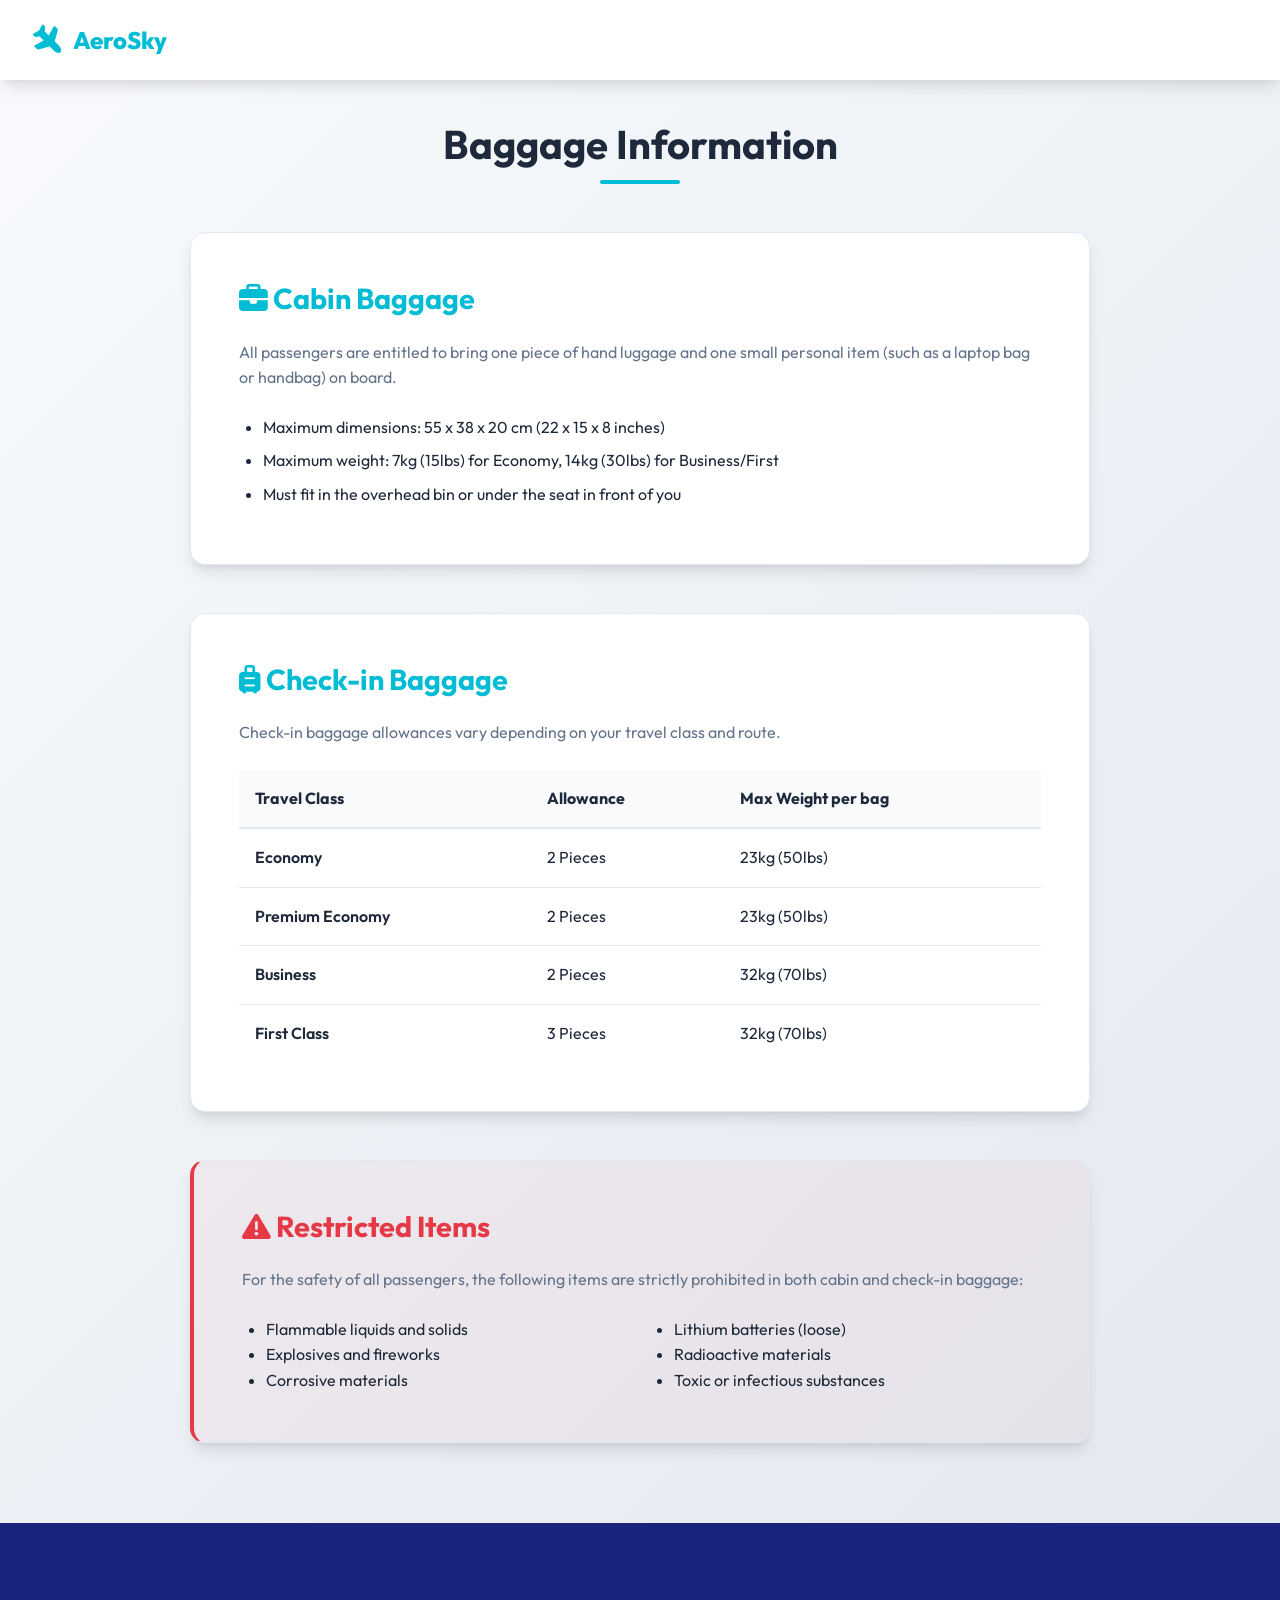
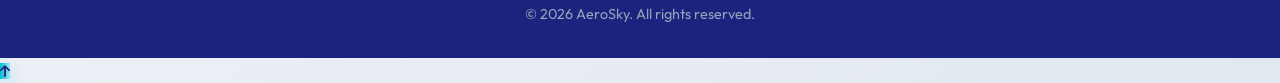
<file: pages/baggage.html>
<!DOCTYPE html>
<html lang="en">
<head>
    <meta charset="UTF-8">
    <meta name="viewport" content="width=device-width, initial-scale=1.0">
    <title>Baggage Information | AeroSky</title>
    <link rel="stylesheet" href="../style.css">
</head>
<body id="baggage-page">

    <!-- Navigation -->
    <nav class="navbar glassmorphism scrolled" style="background: var(--bg-secondary);">
        <div class="container">
            <a href="../index.html" class="logo">
                <i class="fa-solid fa-plane"></i> AeroSky
            </a>
            <ul class="nav-links">
                <li><a href="../index.html">Home</a></li>
                <li><a href="flights.html">Flights</a></li>
                <li><a href="offers.html">Offers</a></li>
                <li><a href="my-bookings.html">My Bookings</a></li>
                <li><a href="about.html">About</a></li>
                <li><a href="contact.html">Contact</a></li>
            </ul>
        </div>
    </nav>

    <div class="container" style="padding-top: 120px; padding-bottom: 5rem; min-height: 80vh;">
        <h2 class="section-title">Baggage Information</h2>
        
        <div style="display: grid; grid-template-columns: 1fr; gap: 3rem; max-width: 900px; margin: 0 auto;">
            
            <div class="card animate-fade-in" style="padding: 3rem;">
                <h3 style="color: var(--secondary-color); margin-bottom: 1.5rem; font-size: 1.8rem;"><i class="fa-solid fa-briefcase"></i> Cabin Baggage</h3>
                <p style="color: var(--text-secondary); margin-bottom: 1.5rem;">All passengers are entitled to bring one piece of hand luggage and one small personal item (such as a laptop bag or handbag) on board.</p>
                <ul style="list-style: disc; margin-left: 1.5rem; color: var(--text-primary);">
                    <li style="margin-bottom: 0.5rem;">Maximum dimensions: 55 x 38 x 20 cm (22 x 15 x 8 inches)</li>
                    <li style="margin-bottom: 0.5rem;">Maximum weight: 7kg (15lbs) for Economy, 14kg (30lbs) for Business/First</li>
                    <li style="margin-bottom: 0.5rem;">Must fit in the overhead bin or under the seat in front of you</li>
                </ul>
            </div>

            <div class="card animate-fade-in delay-200" style="padding: 3rem;">
                <h3 style="color: var(--secondary-color); margin-bottom: 1.5rem; font-size: 1.8rem;"><i class="fa-solid fa-suitcase-rolling"></i> Check-in Baggage</h3>
                <p style="color: var(--text-secondary); margin-bottom: 1.5rem;">Check-in baggage allowances vary depending on your travel class and route.</p>
                
                <div style="overflow-x: auto;">
                    <table style="width: 100%; border-collapse: collapse; text-align: left;">
                        <thead>
                            <tr style="background: var(--bg-color); border-bottom: 2px solid var(--border-color);">
                                <th style="padding: 1rem;">Travel Class</th>
                                <th style="padding: 1rem;">Allowance</th>
                                <th style="padding: 1rem;">Max Weight per bag</th>
                            </tr>
                        </thead>
                        <tbody>
                            <tr style="border-bottom: 1px solid var(--border-color);">
                                <td style="padding: 1rem; font-weight: 600;">Economy</td>
                                <td style="padding: 1rem;">2 Pieces</td>
                                <td style="padding: 1rem;">23kg (50lbs)</td>
                            </tr>
                            <tr style="border-bottom: 1px solid var(--border-color);">
                                <td style="padding: 1rem; font-weight: 600;">Premium Economy</td>
                                <td style="padding: 1rem;">2 Pieces</td>
                                <td style="padding: 1rem;">23kg (50lbs)</td>
                            </tr>
                            <tr style="border-bottom: 1px solid var(--border-color);">
                                <td style="padding: 1rem; font-weight: 600;">Business</td>
                                <td style="padding: 1rem;">2 Pieces</td>
                                <td style="padding: 1rem;">32kg (70lbs)</td>
                            </tr>
                            <tr>
                                <td style="padding: 1rem; font-weight: 600;">First Class</td>
                                <td style="padding: 1rem;">3 Pieces</td>
                                <td style="padding: 1rem;">32kg (70lbs)</td>
                            </tr>
                        </tbody>
                    </table>
                </div>
            </div>

            <div class="card animate-fade-in delay-400" style="padding: 3rem; background: rgba(230, 57, 70, 0.05); border-left: 4px solid var(--accent-color);">
                <h3 style="color: var(--accent-color); margin-bottom: 1.5rem; font-size: 1.8rem;"><i class="fa-solid fa-triangle-exclamation"></i> Restricted Items</h3>
                <p style="color: var(--text-secondary); margin-bottom: 1.5rem;">For the safety of all passengers, the following items are strictly prohibited in both cabin and check-in baggage:</p>
                <div style="display: grid; grid-template-columns: repeat(auto-fit, minmax(200px, 1fr)); gap: 1rem;">
                    <ul style="list-style: disc; margin-left: 1.5rem; color: var(--text-primary);">
                        <li>Flammable liquids and solids</li>
                        <li>Explosives and fireworks</li>
                        <li>Corrosive materials</li>
                    </ul>
                    <ul style="list-style: disc; margin-left: 1.5rem; color: var(--text-primary);">
                        <li>Lithium batteries (loose)</li>
                        <li>Radioactive materials</li>
                        <li>Toxic or infectious substances</li>
                    </ul>
                </div>
            </div>

        </div>
    </div>

    <!-- Footer -->
    <footer class="footer">
        <div class="container">
            <div class="footer-bottom" style="border-top: none; padding-top: 0">
                <p>&copy; 2026 AeroSky. All rights reserved.</p>
            </div>
        </div>
    </footer>

    <script src="../script.js"></script>
</body>
</html>
</file>
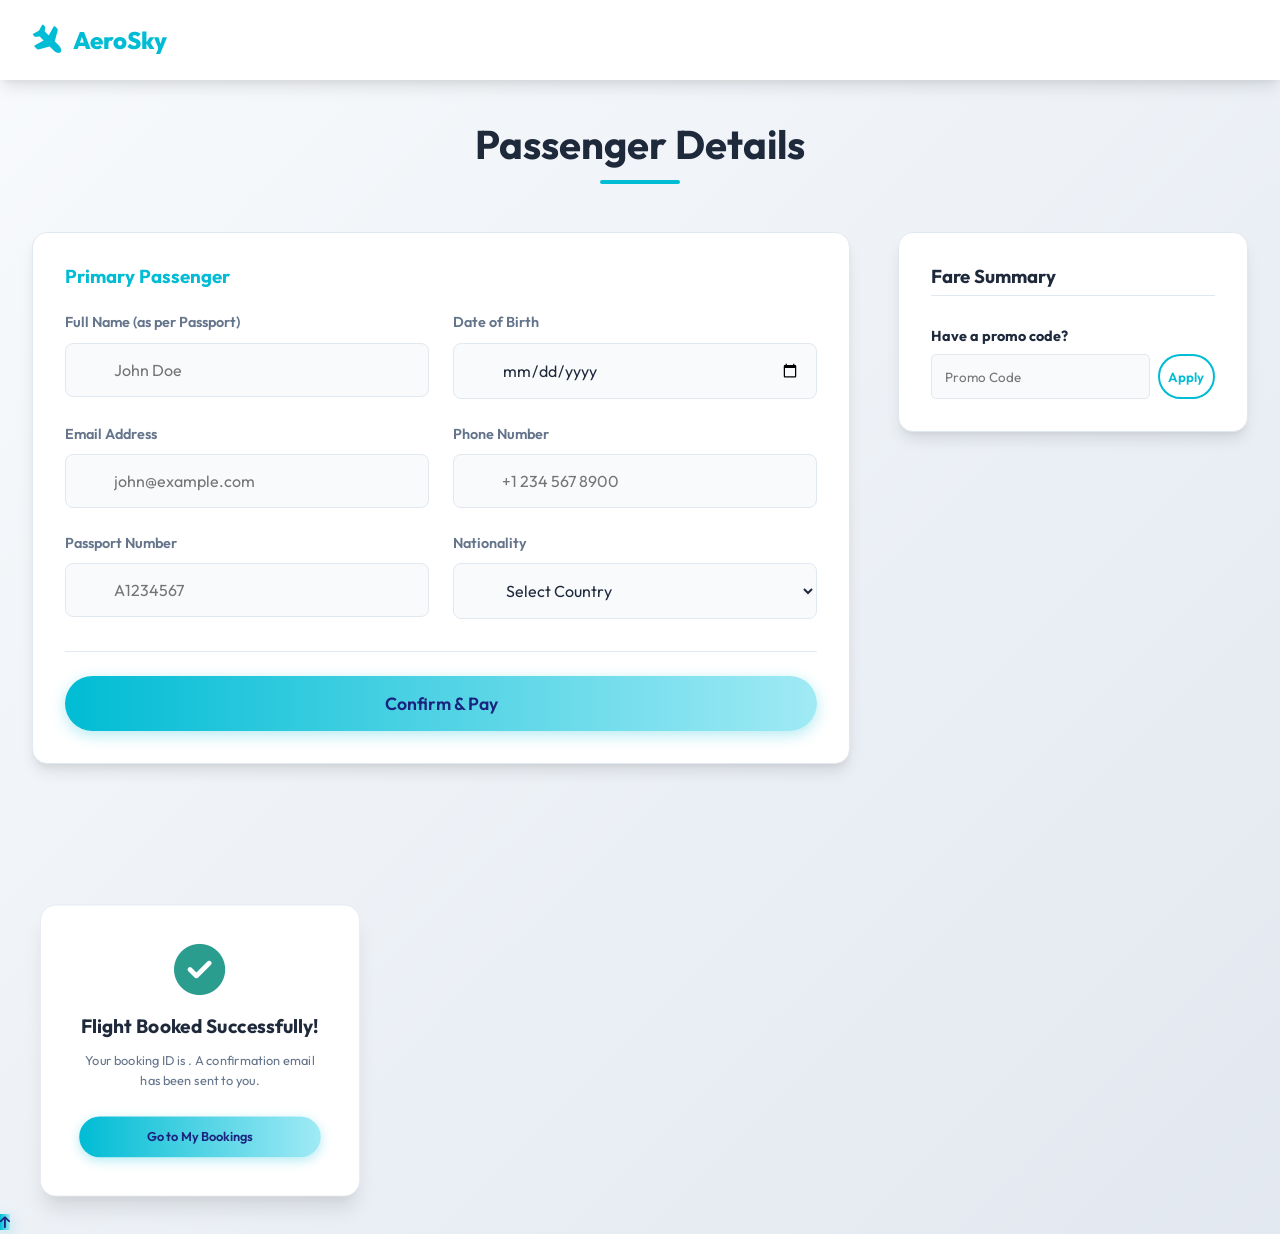
<file: pages/booking.html>
<!DOCTYPE html>
<html lang="en">
<head>
    <meta charset="UTF-8">
    <meta name="viewport" content="width=device-width, initial-scale=1.0">
    <title>Booking Details | AeroSky</title>
    <link rel="stylesheet" href="../style.css">
</head>
<body id="booking-page">

    <!-- Navigation -->
    <nav class="navbar glassmorphism scrolled" style="background: var(--bg-secondary);">
        <div class="container">
            <a href="../index.html" class="logo">
                <i class="fa-solid fa-plane"></i> AeroSky
            </a>
            <ul class="nav-links">
                <li><a href="../index.html">Home</a></li>
                <li><a href="flights.html">Flights</a></li>
                <li><a href="offers.html">Offers</a></li>
                <li><a href="my-bookings.html">My Bookings</a></li>
                <li><a href="about.html">About</a></li>
                <li><a href="contact.html">Contact</a></li>
            </ul>
        </div>
    </nav>

    <div class="container" style="padding-top: 120px; padding-bottom: 5rem; min-height: 80vh;">
        <h2 class="section-title">Passenger Details</h2>
        
        <div style="display: grid; grid-template-columns: 1fr 350px; gap: 3rem;">
            
            <!-- Form -->
            <div>
                <form id="passenger-form" class="card" style="padding: 2rem;">
                    <h3 style="margin-bottom: 1.5rem; color: var(--secondary-color)">Primary Passenger</h3>
                    
                    <div style="display: grid; grid-template-columns: 1fr 1fr; gap: 1.5rem; margin-bottom: 1.5rem;">
                        <div class="input-group">
                            <label>Full Name (as per Passport)</label>
                            <div class="input-wrapper">
                                <input type="text" id="fullname" required placeholder="John Doe">
                            </div>
                        </div>
                        <div class="input-group">
                            <label>Date of Birth</label>
                            <div class="input-wrapper">
                                <input type="date" id="dob" required>
                            </div>
                        </div>
                    </div>
                    
                    <div style="display: grid; grid-template-columns: 1fr 1fr; gap: 1.5rem; margin-bottom: 1.5rem;">
                        <div class="input-group">
                            <label>Email Address</label>
                            <div class="input-wrapper">
                                <input type="email" id="email" required placeholder="john@example.com">
                            </div>
                        </div>
                        <div class="input-group">
                            <label>Phone Number</label>
                            <div class="input-wrapper">
                                <input type="tel" id="phone" required placeholder="+1 234 567 8900">
                            </div>
                        </div>
                    </div>
                    
                    <div style="display: grid; grid-template-columns: 1fr 1fr; gap: 1.5rem; margin-bottom: 2rem;">
                        <div class="input-group">
                            <label>Passport Number</label>
                            <div class="input-wrapper">
                                <input type="text" id="passport" required placeholder="A1234567">
                            </div>
                        </div>
                        <div class="input-group">
                            <label>Nationality</label>
                            <div class="input-wrapper">
                                <select id="nationality" required>
                                    <option value="">Select Country</option>
                                    <option value="US">United States</option>
                                    <option value="UK">United Kingdom</option>
                                    <option value="AE">United Arab Emirates</option>
                                    <option value="IN">India</option>
                                </select>
                            </div>
                        </div>
                    </div>
                    
                    <hr style="border: none; border-top: 1px solid var(--border-color); margin-bottom: 1.5rem;">
                    
                    <button type="submit" class="btn btn-primary" style="width: 100%; padding: 1rem; font-size: 1.1rem;">Confirm & Pay</button>
                </form>
            </div>

            <!-- Fare Summary -->
            <div>
                <div class="card" style="padding: 2rem; position: sticky; top: 120px;">
                    <h3 style="margin-bottom: 1.5rem; border-bottom: 1px solid var(--border-color); padding-bottom: 0.5rem;">Fare Summary</h3>
                    
                    <div id="fare-summary">
                        <!-- Populated by JS -->
                    </div>
                    
                    <div style="margin-top: 2rem;">
                        <h4 style="margin-bottom: 0.5rem; font-size: 0.9rem">Have a promo code?</h4>
                        <div style="display: flex; gap: 0.5rem;">
                            <input type="text" placeholder="Promo Code" style="flex: 1; padding: 0.8rem; border-radius: 5px; border: 1px solid var(--border-color); background: var(--bg-color); color: var(--text-primary);">
                            <button type="button" class="btn btn-outline" style="padding: 0.8rem 1rem;">Apply</button>
                        </div>
                    </div>
                </div>
            </div>
            
        </div>
    </div>

    <!-- Booking Confirmation Modal -->
    <div class="modal-overlay" id="booking-modal">
        <div class="modal-content">
            <i class="fa-solid fa-circle-check modal-icon"></i>
            <h2 style="margin-bottom: 1rem; color: var(--text-primary)">Flight Booked Successfully!</h2>
            <p style="color: var(--text-secondary); margin-bottom: 2rem;">Your booking ID is <strong id="modal-booking-id" style="color: var(--primary-color)"></strong>. A confirmation email has been sent to you.</p>
            <a href="my-bookings.html" class="btn btn-primary" style="width: 100%;">Go to My Bookings</a>
        </div>
    </div>

    <script src="../script.js"></script>
</body>
</html>
</file>
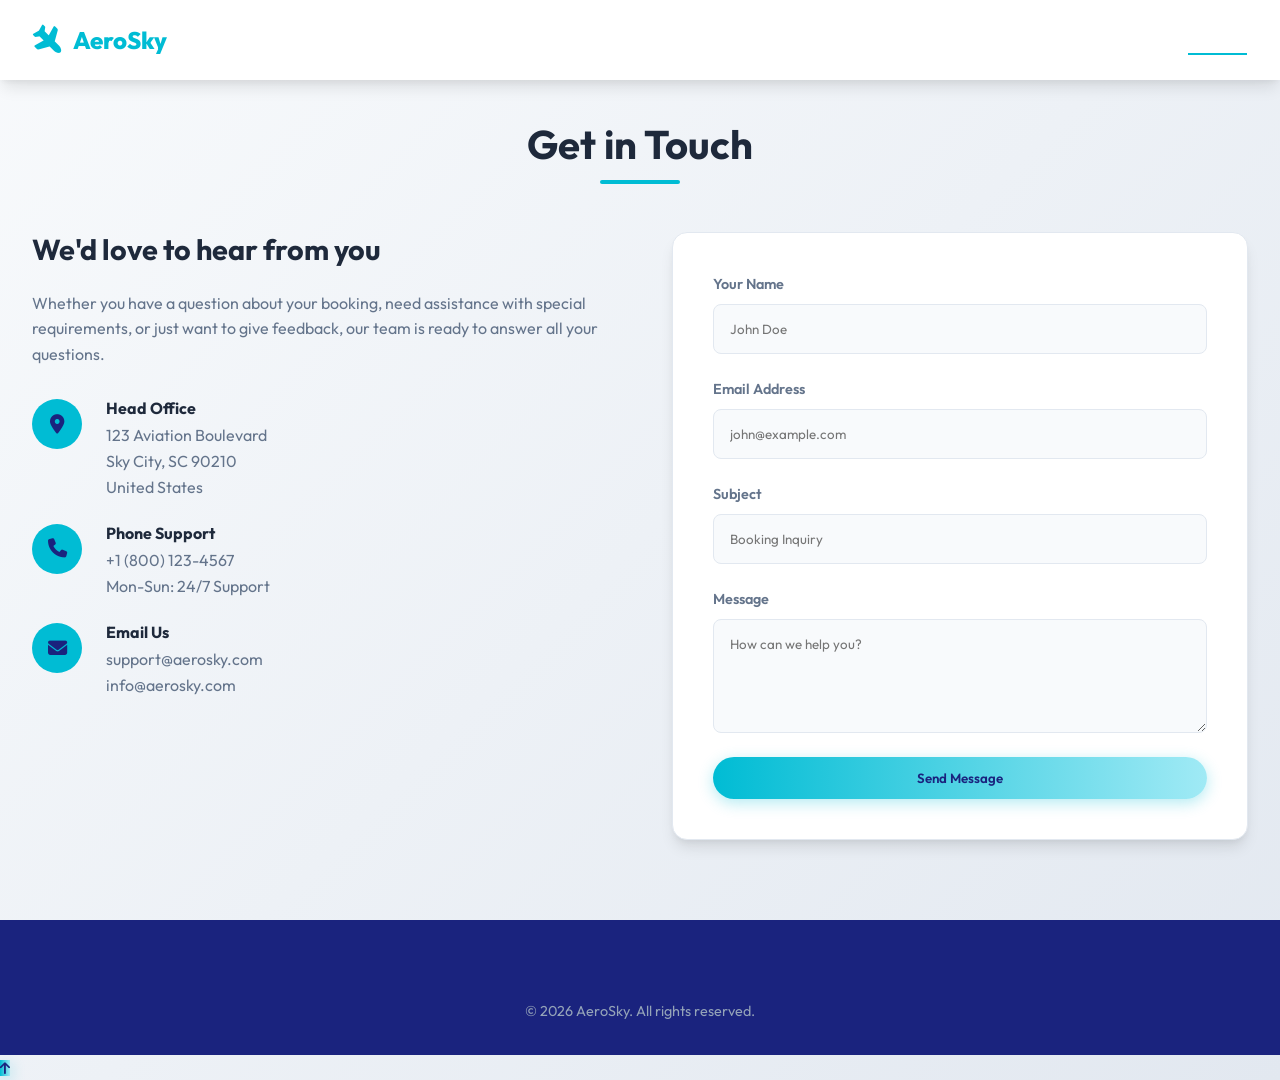
<file: pages/contact.html>
<!DOCTYPE html>
<html lang="en">
<head>
    <meta charset="UTF-8">
    <meta name="viewport" content="width=device-width, initial-scale=1.0">
    <title>Contact Us | AeroSky</title>
    <link rel="stylesheet" href="../style.css">
</head>
<body id="contact-page">

    <!-- Navigation -->
    <nav class="navbar glassmorphism scrolled" style="background: var(--bg-secondary);">
        <div class="container">
            <a href="../index.html" class="logo">
                <i class="fa-solid fa-plane"></i> AeroSky
            </a>
            <ul class="nav-links">
                <li><a href="../index.html">Home</a></li>
                <li><a href="flights.html">Flights</a></li>
                <li><a href="offers.html">Offers</a></li>
                <li><a href="my-bookings.html">My Bookings</a></li>
                <li><a href="about.html">About</a></li>
                <li><a href="contact.html" class="active">Contact</a></li>
            </ul>
        </div>
    </nav>

    <div class="container" style="padding-top: 120px; padding-bottom: 5rem; min-height: 80vh;">
        <h2 class="section-title">Get in Touch</h2>
        
        <div style="display: grid; grid-template-columns: 1fr 1fr; gap: 4rem;">
            
            <!-- Contact Info -->
            <div>
                <h3 style="margin-bottom: 1.5rem; font-size: 1.8rem;">We'd love to hear from you</h3>
                <p style="color: var(--text-secondary); margin-bottom: 2rem;">Whether you have a question about your booking, need assistance with special requirements, or just want to give feedback, our team is ready to answer all your questions.</p>
                
                <div style="display: flex; flex-direction: column; gap: 1.5rem;">
                    <div style="display: flex; gap: 1.5rem; align-items: flex-start;">
                        <div style="width: 50px; height: 50px; border-radius: 50%; background: var(--secondary-color); color: var(--primary-color); display: flex; align-items: center; justify-content: center; font-size: 1.2rem; flex-shrink: 0;">
                            <i class="fa-solid fa-location-dot"></i>
                        </div>
                        <div>
                            <h4 style="margin-bottom: 0.3rem;">Head Office</h4>
                            <p style="color: var(--text-secondary);">123 Aviation Boulevard<br>Sky City, SC 90210<br>United States</p>
                        </div>
                    </div>
                    
                    <div style="display: flex; gap: 1.5rem; align-items: flex-start;">
                        <div style="width: 50px; height: 50px; border-radius: 50%; background: var(--secondary-color); color: var(--primary-color); display: flex; align-items: center; justify-content: center; font-size: 1.2rem; flex-shrink: 0;">
                            <i class="fa-solid fa-phone"></i>
                        </div>
                        <div>
                            <h4 style="margin-bottom: 0.3rem;">Phone Support</h4>
                            <p style="color: var(--text-secondary);">+1 (800) 123-4567<br>Mon-Sun: 24/7 Support</p>
                        </div>
                    </div>
                    
                    <div style="display: flex; gap: 1.5rem; align-items: flex-start;">
                        <div style="width: 50px; height: 50px; border-radius: 50%; background: var(--secondary-color); color: var(--primary-color); display: flex; align-items: center; justify-content: center; font-size: 1.2rem; flex-shrink: 0;">
                            <i class="fa-solid fa-envelope"></i>
                        </div>
                        <div>
                            <h4 style="margin-bottom: 0.3rem;">Email Us</h4>
                            <p style="color: var(--text-secondary);">support@aerosky.com<br>info@aerosky.com</p>
                        </div>
                    </div>
                </div>
            </div>

            <!-- Contact Form -->
            <div>
                <form class="card" style="padding: 2.5rem;" onsubmit="event.preventDefault(); window.showToast('Message Sent Successfully!'); this.reset();">
                    <div class="input-group" style="margin-bottom: 1.5rem;">
                        <label>Your Name</label>
                        <input type="text" style="width: 100%; padding: 1rem; border: 1px solid var(--border-color); border-radius: 8px; background: var(--bg-color); color: var(--text-primary);" required placeholder="John Doe">
                    </div>
                    
                    <div class="input-group" style="margin-bottom: 1.5rem;">
                        <label>Email Address</label>
                        <input type="email" style="width: 100%; padding: 1rem; border: 1px solid var(--border-color); border-radius: 8px; background: var(--bg-color); color: var(--text-primary);" required placeholder="john@example.com">
                    </div>
                    
                    <div class="input-group" style="margin-bottom: 1.5rem;">
                        <label>Subject</label>
                        <input type="text" style="width: 100%; padding: 1rem; border: 1px solid var(--border-color); border-radius: 8px; background: var(--bg-color); color: var(--text-primary);" required placeholder="Booking Inquiry">
                    </div>
                    
                    <div class="input-group" style="margin-bottom: 1.5rem;">
                        <label>Message</label>
                        <textarea rows="5" style="width: 100%; padding: 1rem; border: 1px solid var(--border-color); border-radius: 8px; background: var(--bg-color); color: var(--text-primary); resize: vertical;" required placeholder="How can we help you?"></textarea>
                    </div>
                    
                    <button type="submit" class="btn btn-primary" style="width: 100%;">Send Message</button>
                </form>
            </div>
            
        </div>
    </div>

    <!-- Footer -->
    <footer class="footer">
        <div class="container">
            <div class="footer-bottom" style="border-top: none; padding-top: 0">
                <p>&copy; 2026 AeroSky. All rights reserved.</p>
            </div>
        </div>
    </footer>

    <script src="../script.js"></script>
</body>
</html>
</file>
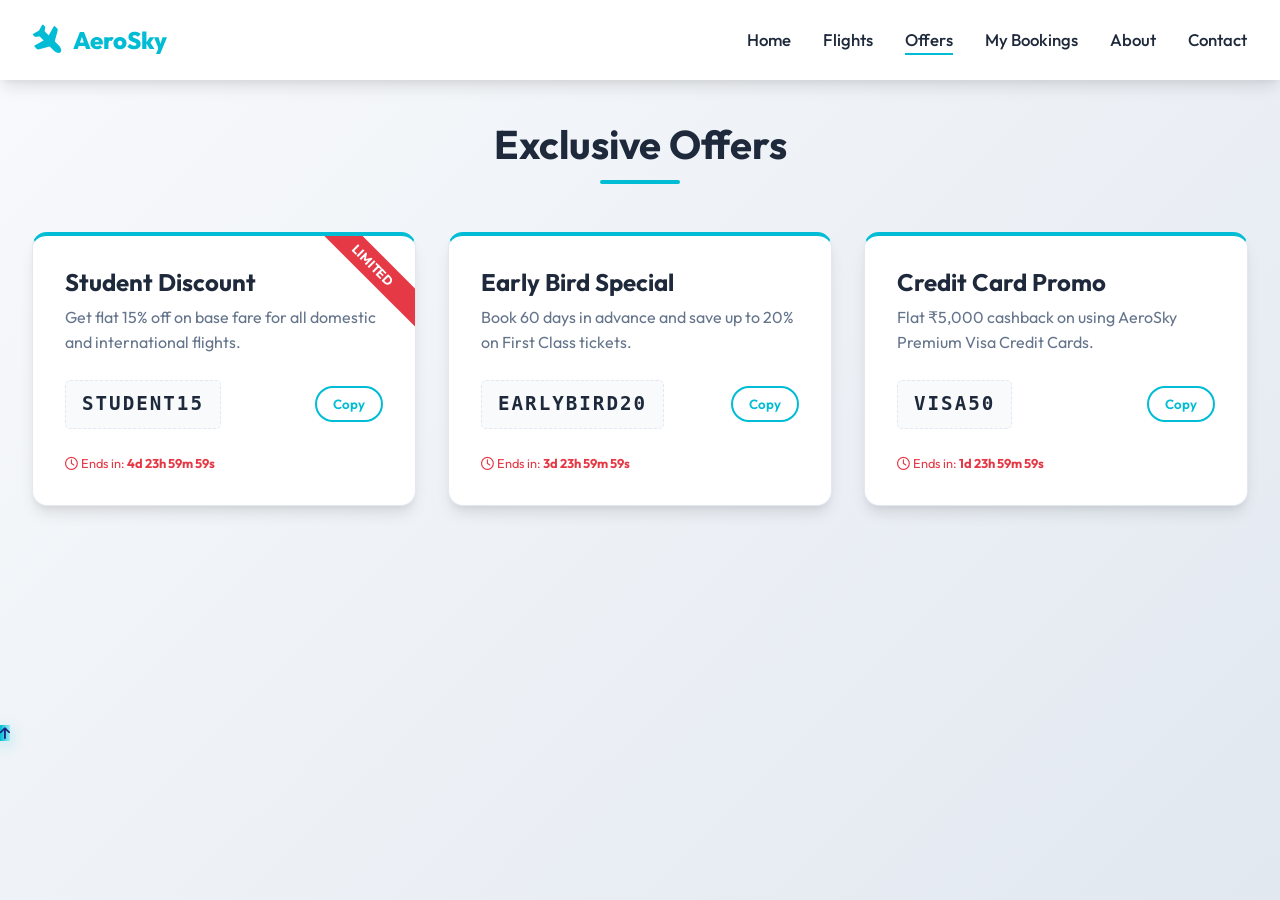
<file: pages/offers.html>
<!DOCTYPE html>
<html lang="en">
<head>
    <meta charset="UTF-8">
    <meta name="viewport" content="width=device-width, initial-scale=1.0">
    <title>Offers & Promotions | AeroSky</title>
    <link rel="stylesheet" href="../style.css">
</head>
<body id="offers-page">

    <!-- Navigation -->
    <nav class="navbar glassmorphism scrolled" style="background: var(--bg-secondary);">
        <div class="container">
            <a href="../index.html" class="logo">
                <i class="fa-solid fa-plane"></i> AeroSky
            </a>
            <ul class="nav-links">
                <li><a href="../index.html">Home</a></li>
                <li><a href="flights.html">Flights</a></li>
                <li><a href="offers.html" class="active">Offers</a></li>
                <li><a href="my-bookings.html">My Bookings</a></li>
                <li><a href="about.html">About</a></li>
                <li><a href="contact.html">Contact</a></li>
            </ul>
        </div>
    </nav>

    <div class="container" style="padding-top: 120px; padding-bottom: 5rem; min-height: 80vh;">
        <h2 class="section-title">Exclusive Offers</h2>
        
        <div style="display: grid; grid-template-columns: repeat(auto-fit, minmax(300px, 1fr)); gap: 2rem;">
            
            <div class="card" style="padding: 2rem; position: relative; overflow: hidden; border-top: 4px solid var(--secondary-color)">
                <div style="position: absolute; top: 1rem; right: -2rem; background: var(--accent-color); color: white; padding: 0.2rem 3rem; transform: rotate(45deg); font-size: 0.8rem; font-weight: bold;">LIMITED</div>
                <h3 style="font-size: 1.5rem; margin-bottom: 0.5rem">Student Discount</h3>
                <p style="color: var(--text-secondary); margin-bottom: 1.5rem;">Get flat 15% off on base fare for all domestic and international flights.</p>
                <div style="display: flex; justify-content: space-between; align-items: center; margin-bottom: 1.5rem;">
                    <div style="background: var(--bg-color); padding: 0.5rem 1rem; border: 1px dashed var(--border-color); border-radius: 5px; font-family: monospace; font-size: 1.2rem; font-weight: bold; letter-spacing: 2px;">STUDENT15</div>
                    <button class="btn btn-outline" style="padding: 0.5rem 1rem;" onclick="navigator.clipboard.writeText('STUDENT15'); window.showToast('Copied to clipboard!')">Copy</button>
                </div>
                <p style="font-size: 0.8rem; color: var(--accent-color);"><i class="fa-regular fa-clock"></i> Ends in: <span class="countdown" style="font-weight: bold;"></span></p>
            </div>

            <div class="card" style="padding: 2rem; position: relative; overflow: hidden; border-top: 4px solid var(--secondary-color)">
                <h3 style="font-size: 1.5rem; margin-bottom: 0.5rem">Early Bird Special</h3>
                <p style="color: var(--text-secondary); margin-bottom: 1.5rem;">Book 60 days in advance and save up to 20% on First Class tickets.</p>
                <div style="display: flex; justify-content: space-between; align-items: center; margin-bottom: 1.5rem;">
                    <div style="background: var(--bg-color); padding: 0.5rem 1rem; border: 1px dashed var(--border-color); border-radius: 5px; font-family: monospace; font-size: 1.2rem; font-weight: bold; letter-spacing: 2px;">EARLYBIRD20</div>
                    <button class="btn btn-outline" style="padding: 0.5rem 1rem;" onclick="navigator.clipboard.writeText('EARLYBIRD20'); window.showToast('Copied to clipboard!')">Copy</button>
                </div>
                <p style="font-size: 0.8rem; color: var(--accent-color);"><i class="fa-regular fa-clock"></i> Ends in: <span class="countdown" style="font-weight: bold;"></span></p>
            </div>

            <div class="card" style="padding: 2rem; position: relative; overflow: hidden; border-top: 4px solid var(--secondary-color)">
                <h3 style="font-size: 1.5rem; margin-bottom: 0.5rem">Credit Card Promo</h3>
                <p style="color: var(--text-secondary); margin-bottom: 1.5rem;">Flat ₹5,000 cashback on using AeroSky Premium Visa Credit Cards.</p>
                <div style="display: flex; justify-content: space-between; align-items: center; margin-bottom: 1.5rem;">
                    <div style="background: var(--bg-color); padding: 0.5rem 1rem; border: 1px dashed var(--border-color); border-radius: 5px; font-family: monospace; font-size: 1.2rem; font-weight: bold; letter-spacing: 2px;">VISA50</div>
                    <button class="btn btn-outline" style="padding: 0.5rem 1rem;" onclick="navigator.clipboard.writeText('VISA50'); window.showToast('Copied to clipboard!')">Copy</button>
                </div>
                <p style="font-size: 0.8rem; color: var(--accent-color);"><i class="fa-regular fa-clock"></i> Ends in: <span class="countdown" style="font-weight: bold;"></span></p>
            </div>
            
        </div>
    </div>

    <script src="../script.js"></script>
</body>
</html>
</file>
<file: style.css>
/* ==========================================================================
   FLIGHT BOOKING WEBSITE - GLOBAL STYLES
   ========================================================================== */

@import url('https://fonts.googleapis.com/css2?family=Outfit:wght@300;400;500;600;700;800&display=swap');
@import url('https://cdnjs.cloudflare.com/ajax/libs/font-awesome/6.4.0/css/all.min.css');

:root {
    /* Primary Colors (Premium Airline Vibes - Royal Blue & Vibrant Teal) */
    --primary-color: #1A237E; /* Deep Royal Blue */
    --primary-light: #283593;
    --secondary-color: #00BCD4; /* Vibrant Cyan/Teal */
    --secondary-hover: #80DEEA;
    --accent-color: #E63946; /* Error/Accent */
    --success-color: #2A9D8F;
    
    /* Light Theme */
    --text-primary: #1E293B;
    --text-secondary: #64748B;
    --bg-color: #F8FAFC;
    --bg-secondary: #FFFFFF;
    --border-color: #E2E8F0;
    --bg-gradient: linear-gradient(135deg, #F8FAFC 0%, #E2E8F0 100%);
    --glass-bg: rgba(255, 255, 255, 0.7);
    --glass-border: rgba(255, 255, 255, 0.5);
    --shadow-sm: 0 4px 6px -1px rgba(0, 0, 0, 0.1), 0 2px 4px -1px rgba(0, 0, 0, 0.06);
    --shadow-md: 0 10px 15px -3px rgba(0, 0, 0, 0.1), 0 4px 6px -2px rgba(0, 0, 0, 0.05);
    --shadow-lg: 0 20px 25px -5px rgba(0, 0, 0, 0.1), 0 10px 10px -5px rgba(0, 0, 0, 0.04);
    --shadow-hover: 0 20px 25px -5px rgba(0, 0, 0, 0.1), 0 10px 10px -5px rgba(0, 0, 0, 0.04);
    
    /* Typography */
    --font-primary: 'Outfit', sans-serif;
    
    /* Transitions */
    --transition-fast: 0.2s ease;
    --transition-normal: 0.3s ease;
    --transition-slow: 0.5s ease;
    
    /* Layout */
    --container-width: 1280px;
    --nav-height: 80px;
}

[data-theme="dark"] {
    --text-primary: #F8FAFC;
    --text-secondary: #94A3B8;
    --bg-color: #0F172A;
    --bg-secondary: #1E293B;
    --border-color: #334155;
    --bg-gradient: linear-gradient(135deg, #0F172A 0%, #1E293B 100%);
    --glass-bg: rgba(30, 41, 59, 0.7);
    --glass-border: rgba(255, 255, 255, 0.1);
    --shadow-sm: 0 1px 3px rgba(0,0,0,0.3);
    --shadow-md: 0 4px 6px -1px rgba(0,0,0,0.4);
    --shadow-lg: 0 10px 15px -3px rgba(0,0,0,0.5);
    --shadow-hover: 0 20px 25px -5px rgba(0,0,0,0.5), 0 10px 10px -5px rgba(0,0,0,0.3);
}

/* ==========================================================================
   RESET & BASE
   ========================================================================== */
* {
    margin: 0;
    padding: 0;
    box-sizing: border-box;
    font-family: var(--font-primary);
}

html {
    scroll-behavior: smooth;
}

body {
    font-family: var(--font-primary);
    background: var(--bg-gradient);
    color: var(--text-primary);
    line-height: 1.6;
    overflow-x: hidden;
    transition: background var(--transition-normal), color var(--transition-normal);
    min-height: 100vh;
}

a {
    text-decoration: none;
    color: inherit;
}

ul {
    list-style: none;
}

img {
    max-width: 100%;
    height: auto;
    display: block;
}

button, input, select, textarea {
    font-family: inherit;
    outline: none;
    border: none;
}

button {
    cursor: pointer;
}

/* ==========================================================================
   TYPOGRAPHY
   ========================================================================== */
h1, h2, h3, h4, h5, h6 {
    font-weight: 700;
    line-height: 1.2;
    color: var(--text-primary);
}

.section-title {
    font-size: 2.5rem;
    text-align: center;
    margin-bottom: 3rem;
    position: relative;
    padding-bottom: 1rem;
}

.section-title::after {
    content: '';
    position: absolute;
    bottom: 0;
    left: 50%;
    transform: translateX(-50%);
    width: 80px;
    height: 4px;
    background: var(--secondary-color);
    border-radius: 2px;
}

/* ==========================================================================
   UTILITY CLASSES & EFFECTS
   ========================================================================== */
.container {
    max-width: var(--container-width);
    margin: 0 auto;
    padding: 0 2rem;
}

.glassmorphism {
    background: var(--glass-bg);
    backdrop-filter: blur(12px);
    -webkit-backdrop-filter: blur(12px);
    border: 1px solid var(--glass-border);
    box-shadow: var(--shadow-md);
}

.card {
    background: var(--bg-secondary);
    border-radius: 15px;
    box-shadow: var(--shadow-md);
    overflow: hidden;
    border: 1px solid var(--border-color);
    transition: transform 0.3s cubic-bezier(0.175, 0.885, 0.32, 1.275), box-shadow 0.3s ease;
}

.card:hover {
    transform: translateY(-8px);
    box-shadow: var(--shadow-hover);
}

.btn {
    display: inline-flex;
    align-items: center;
    justify-content: center;
    gap: 0.5rem;
    padding: 0.8rem 2rem;
    border-radius: 50px;
    font-weight: 600;
    transition: all var(--transition-normal);
    position: relative;
    overflow: hidden;
}

.btn-primary {
    background: linear-gradient(270deg, var(--secondary-color), #A0EAF5, var(--secondary-color));
    background-size: 200% 200%;
    color: var(--primary-color);
    border: none;
    box-shadow: 0 4px 15px rgba(0, 188, 212, 0.3);
    animation: gradientShift 3s ease infinite;
    position: relative;
    overflow: hidden;
}

.btn-primary:hover {
    transform: translateY(-3px) scale(1.02);
    box-shadow: 0 8px 25px rgba(0, 188, 212, 0.5);
    background: linear-gradient(135deg, var(--secondary-hover), #A0EAF5);
}

.btn-outline {
    background: transparent;
    border: 2px solid var(--secondary-color);
    color: var(--secondary-color);
}

.btn-outline:hover {
    background: var(--secondary-color);
    color: var(--primary-color);
}

/* ==========================================================================
   ANIMATIONS
   ========================================================================== */
@keyframes fadeInUp {
    from { opacity: 0; transform: translateY(30px); }
    to { opacity: 1; transform: translateY(0); }
}

@keyframes slideLeft {
    from { opacity: 0; transform: translateX(-30px); }
    to { opacity: 1; transform: translateX(0); }
}

@keyframes slideRight {
    from { opacity: 0; transform: translateX(30px); }
    to { opacity: 1; transform: translateX(0); }
}

@keyframes float {
    0% { transform: translateY(0px); }
    50% { transform: translateY(-15px); }
    100% { transform: translateY(0px); }
}

@keyframes cloudMove {
    0% { background-position: 0% 50%; }
    100% { background-position: 100% 50%; }
}

@keyframes pulse {
    0% { box-shadow: 0 0 0 0 rgba(0, 188, 212, 0.4); }
    70% { box-shadow: 0 0 0 15px rgba(0, 188, 212, 0); }
    100% { box-shadow: 0 0 0 0 rgba(0, 188, 212, 0); }
}

@keyframes spin {
    0% { transform: rotate(0deg); }
    100% { transform: rotate(360deg); }
}

@keyframes twinkle {
    0%, 100% { opacity: 0; transform: scale(0.5); }
    50% { opacity: 1; transform: scale(1.2); box-shadow: 0 0 20px 5px rgba(255, 255, 255, 0.8); }
}

@keyframes floatLight {
    0% { transform: translate(0, 0); }
    33% { transform: translate(30px, -50px); }
    66% { transform: translate(-20px, 20px); }
    100% { transform: translate(0, 0); }
}

@keyframes gradientShift {
    0% { background-position: 0% 50%; }
    50% { background-position: 100% 50%; }
    100% { background-position: 0% 50%; }
}

@keyframes ripple-animation {
    to { transform: scale(4); opacity: 0; }
}

.text-gradient-animated {
    background: linear-gradient(270deg, var(--secondary-color), #A0EAF5, var(--secondary-color));
    background-size: 200% 200%;
    -webkit-background-clip: text;
    -webkit-text-fill-color: transparent;
    animation: gradientShift 3s ease infinite;
}

.ripple {
    position: absolute;
    border-radius: 50%;
    transform: scale(0);
    animation: ripple-animation 0.6s linear;
    background-color: rgba(255, 255, 255, 0.5);
    pointer-events: none;
}

.sparkle {
    position: absolute;
    width: 4px;
    height: 4px;
    background-color: white;
    border-radius: 50%;
    z-index: 1;
    animation: twinkle infinite ease-in-out;
}

.glow-orb {
    position: absolute;
    border-radius: 50%;
    filter: blur(80px);
    z-index: 0;
    opacity: 0.6;
    animation: floatLight 10s infinite ease-in-out;
}

.animate-fade-in { opacity: 0; transform: translateY(30px); transition: opacity 0.8s ease, transform 0.8s ease; }
.animate-fade-in.is-visible { opacity: 1; transform: translateY(0); }

.animate-slide-up { opacity: 0; transform: translateY(50px); transition: opacity 0.8s ease, transform 0.8s ease; }
.animate-slide-up.is-visible { opacity: 1; transform: translateY(0); }

.animate-zoom-in { opacity: 0; transform: scale(0.9); transition: opacity 0.8s ease, transform 0.8s ease; }
.animate-zoom-in.is-visible { opacity: 1; transform: scale(1); }

.animate-slide-left { opacity: 0; transform: translateX(-30px); transition: opacity 0.8s ease, transform 0.8s ease; }
.animate-slide-left.is-visible { opacity: 1; transform: translateX(0); }

.animate-slide-right { opacity: 0; transform: translateX(30px); transition: opacity 0.8s ease, transform 0.8s ease; }
.animate-slide-right.is-visible { opacity: 1; transform: translateX(0); }

.animate-float { animation: float 4s ease-in-out infinite; }

/* Delay classes */
.delay-100 { animation-delay: 0.1s; }
.delay-200 { animation-delay: 0.2s; }
.delay-300 { animation-delay: 0.3s; }
.delay-400 { animation-delay: 0.4s; }
.delay-500 { animation-delay: 0.5s; }

/* ==========================================================================
   NAVIGATION BAR
   ========================================================================== */
.navbar {
    position: fixed;
    top: 0;
    left: 0;
    width: 100%;
    height: var(--nav-height);
    z-index: 1000;
    transition: all var(--transition-normal);
}

.navbar.scrolled {
    background: var(--glass-bg);
    backdrop-filter: blur(12px);
    -webkit-backdrop-filter: blur(12px);
    border-bottom: 1px solid var(--glass-border);
    box-shadow: var(--shadow-md);
}

.navbar .container {
    display: flex;
    justify-content: space-between;
    align-items: center;
    height: 100%;
}

.logo {
    display: flex;
    align-items: center;
    gap: 0.5rem;
    font-size: 1.5rem;
    font-weight: 800;
    color: var(--secondary-color);
}

.logo i {
    font-size: 1.8rem;
    transform: rotate(45deg);
}

.nav-links {
    display: flex;
    gap: 2rem;
}

.nav-links li a {
    font-weight: 500;
    font-size: 1.05rem;
    position: relative;
    transition: color var(--transition-normal);
}

.navbar:not(.scrolled) .nav-links li a {
    color: #FFFFFF;
}

.navbar.scrolled .nav-links li a {
    color: var(--text-primary);
}

.nav-links li a::after {
    content: '';
    position: absolute;
    bottom: -5px;
    left: 0;
    width: 0;
    height: 2px;
    background: var(--secondary-color);
    transition: width var(--transition-normal);
}

.nav-links li a:hover::after,
.nav-links li a.active::after {
    width: 100%;
}

.nav-actions {
    display: flex;
    align-items: center;
    gap: 1.5rem;
}

.theme-toggle {
    background: none;
    font-size: 1.2rem;
    color: inherit;
    transition: color var(--transition-normal);
}

.navbar:not(.scrolled) .theme-toggle {
    color: #FFFFFF;
}

.navbar.scrolled .theme-toggle {
    color: var(--text-primary);
}

.hamburger {
    display: none;
    background: none;
    font-size: 1.5rem;
    color: inherit;
}

/* ==========================================================================
   PAGE SPECIFIC BACKGROUNDS
   ========================================================================== */
#my-bookings-page {
    background: linear-gradient(rgba(15, 23, 42, 0.8), rgba(15, 23, 42, 0.9)), url('https://images.unsplash.com/photo-1436491865332-7a61a109cc05?auto=format&fit=crop&w=1920&q=80') no-repeat center center fixed;
    background-size: cover;
}

[data-theme="light"] #my-bookings-page, 
html:not([data-theme="dark"]) #my-bookings-page {
    background: linear-gradient(rgba(248, 250, 252, 0.7), rgba(248, 250, 252, 0.9)), url('https://images.unsplash.com/photo-1436491865332-7a61a109cc05?auto=format&fit=crop&w=1920&q=80') no-repeat center center fixed;
    background-size: cover;
}

/* ==========================================================================
   SPLASH SCREEN & MOUSE FOLLOWER
   ========================================================================== */
#splash-screen {
    position: fixed;
    top: 0; left: 0; width: 100vw; height: 100vh;
    background: var(--bg-color);
    z-index: 9999;
    display: flex;
    justify-content: center;
    align-items: center;
    transition: opacity 0.8s cubic-bezier(0.8, 0, 0.2, 1), visibility 0.8s;
}

.splash-logo {
    font-size: 4rem;
    color: var(--secondary-color);
    display: flex;
    flex-direction: column;
    align-items: center;
    animation: float 2s ease-in-out infinite, pulse 2s infinite;
}

.mouse-follower {
    position: fixed;
    top: 0; left: 0;
    width: 20px; height: 20px;
    background: rgba(0, 188, 212, 0.4);
    border-radius: 50%;
    pointer-events: none;
    z-index: 9998;
    transform: translate(-50%, -50%);
    transition: width 0.3s ease, height 0.3s ease, background 0.3s ease, border 0.3s ease;
    mix-blend-mode: screen;
}

.mouse-follower.active {
    width: 50px; height: 50px;
    background: rgba(0, 188, 212, 0.1);
    border: 2px solid var(--secondary-color);
    box-shadow: 0 0 15px rgba(0, 188, 212, 0.3);
}

/* ==========================================================================
   UX ENHANCEMENTS (PHASE 5)
   ========================================================================== */
.autocomplete-list {
    position: absolute;
    top: 100%; left: 0; right: 0;
    background: var(--bg-secondary);
    border: 1px solid var(--border-color);
    border-radius: 8px;
    box-shadow: var(--shadow-md);
    z-index: 1000;
    list-style: none;
    max-height: 200px;
    overflow-y: auto;
    display: none;
}
.autocomplete-list li {
    padding: 0.8rem 1rem;
    cursor: pointer;
    transition: background 0.2s;
    display: flex;
    align-items: center;
    gap: 10px;
}
.autocomplete-list li:hover {
    background: var(--border-color);
}
.autocomplete-list li i {
    color: var(--secondary-color);
}

.passenger-popup {
    position: absolute;
    top: 100%; left: 0; width: 250px;
    background: var(--bg-secondary);
    border: 1px solid var(--border-color);
    border-radius: 8px;
    box-shadow: var(--shadow-md);
    z-index: 1000;
    padding: 1rem;
    display: none;
}
.passenger-popup.active { display: block; }
.p-row {
    display: flex; justify-content: space-between; align-items: center;
    margin-bottom: 1rem;
}
.p-controls { display: flex; align-items: center; gap: 10px; }
.p-btn {
    width: 28px; height: 28px;
    border-radius: 50%;
    border: 1px solid var(--secondary-color);
    background: transparent;
    color: var(--secondary-color);
    cursor: pointer;
    display: flex; justify-content: center; align-items: center;
    font-size: 1.2rem;
    transition: all 0.2s;
}
.p-btn:hover { background: var(--secondary-color); color: var(--primary-color); }

/* ==========================================================================
   FOOTER
   ========================================================================== */
.footer {
    background: var(--primary-color);
    color: #FFFFFF;
    padding: 5rem 0 2rem;
}

.footer-grid {
    display: grid;
    grid-template-columns: repeat(auto-fit, minmax(250px, 1fr));
    gap: 3rem;
    margin-bottom: 3rem;
}

.footer-col h3 {
    color: #FFFFFF;
    margin-bottom: 1.5rem;
    font-size: 1.2rem;
}

.footer-col p {
    color: #94A3B8;
    margin-bottom: 1rem;
}

.footer-links {
    display: flex;
    flex-direction: column;
    gap: 0.8rem;
}

.footer-links a {
    color: #94A3B8;
    transition: color var(--transition-normal);
}

.footer-links a:hover {
    color: var(--secondary-color);
    padding-left: 5px;
}

.social-links {
    display: flex;
    gap: 1rem;
    margin-top: 1.5rem;
}

.social-links a {
    display: flex;
    align-items: center;
    justify-content: center;
    width: 40px;
    height: 40px;
    border-radius: 50%;
    background: rgba(255, 255, 255, 0.1);
    color: #FFFFFF;
    transition: all var(--transition-normal);
}

.social-links a:hover {
    background: var(--secondary-color);
    transform: translateY(-3px);
}

.newsletter-form {
    display: flex;
    margin-top: 1rem;
}

.newsletter-form input {
    flex: 1;
    padding: 0.8rem;
    border-radius: 5px 0 0 5px;
    border: none;
}

.newsletter-form button {
    border-radius: 0 5px 5px 0;
    padding: 0.8rem 1.5rem;
}

.footer-bottom {
    text-align: center;
    padding-top: 2rem;
    border-top: 1px solid rgba(255, 255, 255, 0.1);
    color: #94A3B8;
    font-size: 0.9rem;
}

/* ==========================================================================
   TOAST NOTIFICATION & LOADER
   ========================================================================== */
.toast-container {
    position: fixed;
    bottom: 2rem;
    right: 2rem;
    z-index: 9999;
    display: flex;
    flex-direction: column;
    gap: 1rem;
}

.toast {
    background: var(--bg-secondary);
    color: var(--text-primary);
    padding: 1rem 1.5rem;
    border-radius: 8px;
    box-shadow: var(--shadow-lg);
    display: flex;
    align-items: center;
    gap: 1rem;
    transform: translateX(120%);
    transition: transform var(--transition-normal);
    border-left: 4px solid var(--success-color);
}

.toast.show {
    transform: translateX(0);
}

.toast.error {
    border-left-color: var(--accent-color);
}

.toast i {
    font-size: 1.2rem;
}

.toast.success i { color: var(--success-color); }
.toast.error i { color: var(--accent-color); }

/* Global Loader */
.loader-wrapper {
    position: fixed;
    top: 0;
    left: 0;
    width: 100%;
    height: 100%;
    background: var(--bg-color);
    z-index: 99999;
    display: flex;
    flex-direction: column;
    justify-content: center;
    align-items: center;
    transition: opacity 0.5s ease;
}

.loader-wrapper.hidden {
    opacity: 0;
    pointer-events: none;
}

.plane-loader {
    font-size: 3rem;
    color: var(--secondary-color);
    animation: float 2s infinite ease-in-out;
}

.loader-text {
    margin-top: 1rem;
    font-weight: 600;
    letter-spacing: 2px;
    color: var(--text-primary);
}

/* Back to Top */
.back-to-top {
    position: fixed;
    bottom: 2rem;
    right: 2rem;
    width: 50px;
    height: 50px;
    background: var(--secondary-color);
    color: var(--primary-color);
    border-radius: 50%;
    display: flex;
    align-items: center;
    justify-content: center;
    font-size: 1.2rem;
    box-shadow: var(--shadow-md);
    z-index: 999;
    opacity: 0;
    pointer-events: none;
    transform: translateY(20px);
    transition: all var(--transition-normal);
}

.back-to-top.show {
    opacity: 1;
    pointer-events: all;
    transform: translateY(0);
}

.back-to-top:hover {
    transform: translateY(-5px);
}

/* ==========================================================================
   RESPONSIVE DESIGN (GLOBAL)
   ========================================================================== */
@media (max-width: 992px) {
    .nav-links {
        display: none; /* Mobile menu will handle this */
    }
    
    .hamburger {
        display: block;
    }
}

@media (max-width: 768px) {
    .section-title {
        font-size: 2rem;
    }
    
    .footer-grid {
        grid-template-columns: 1fr;
    }
}

/* ==========================================================================
   FORMS & SEARCH
   ========================================================================== */
.search-container {
    background: var(--glass-bg);
    backdrop-filter: blur(16px);
    -webkit-backdrop-filter: blur(16px);
    border: 1px solid var(--glass-border);
    border-radius: 20px;
    padding: 2rem;
    box-shadow: var(--shadow-lg);
    margin-top: -100px; /* Overlap hero */
    position: relative;
    z-index: 10;
}

.trip-type {
    display: flex;
    gap: 1.5rem;
    margin-bottom: 2rem;
    border-bottom: 1px solid var(--border-color);
    padding-bottom: 1rem;
}

.radio-group {
    display: flex;
    align-items: center;
    gap: 0.5rem;
    cursor: pointer;
}

.radio-group input[type="radio"] {
    accent-color: var(--secondary-color);
    width: 1.2rem;
    height: 1.2rem;
}

.search-grid {
    display: grid;
    grid-template-columns: repeat(auto-fit, minmax(200px, 1fr));
    gap: 1.5rem;
}

.input-group {
    display: flex;
    flex-direction: column;
    gap: 0.5rem;
}

.input-group label {
    font-size: 0.9rem;
    font-weight: 600;
    color: var(--text-secondary);
}

.input-wrapper {
    position: relative;
    display: flex;
    align-items: center;
}

.input-wrapper i {
    position: absolute;
    left: 1rem;
    color: var(--secondary-color);
}

.input-wrapper input,
.input-wrapper select {
    width: 100%;
    padding: 1rem 1rem 1rem 3rem;
    background: var(--bg-color);
    border: 1px solid var(--border-color);
    border-radius: 8px;
    color: var(--text-primary);
    font-size: 1rem;
    transition: all var(--transition-normal);
}

.input-wrapper input:focus,
.input-wrapper select:focus {
    border-color: var(--secondary-color);
    box-shadow: 0 0 0 3px rgba(0, 188, 212, 0.15);
}

/* ==========================================================================
   CARDS & LISTINGS
   ========================================================================== */

.dest-card {
    position: relative;
    cursor: pointer;
}

.dest-img {
    height: 250px;
    width: 100%;
    object-fit: cover;
    transition: transform var(--transition-slow);
}

.dest-card:hover .dest-img {
    transform: scale(1.1);
}

.dest-content {
    padding: 1.5rem;
    position: absolute;
    bottom: 0;
    left: 0;
    width: 100%;
    background: linear-gradient(to top, rgba(0,0,0,0.8), transparent);
    color: white;
}

.flight-card {
    display: grid;
    grid-template-columns: 1fr 2fr 1fr;
    gap: 2rem;
    padding: 2rem;
    align-items: center;
    margin-bottom: 1.5rem;
}

.airline-info {
    display: flex;
    align-items: center;
    gap: 1rem;
}

.airline-logo {
    width: 50px;
    height: 50px;
    border-radius: 50%;
    background: #fff;
    padding: 5px;
    object-fit: contain;
}

.flight-time-info {
    display: flex;
    align-items: center;
    justify-content: space-between;
    text-align: center;
    position: relative;
}

.flight-line {
    flex: 1;
    height: 2px;
    background: var(--border-color);
    margin: 0 1rem;
    position: relative;
}

.flight-line::after {
    content: '\f0fb';
    font-family: 'Font Awesome 6 Free';
    font-weight: 900;
    position: absolute;
    top: 50%;
    left: 50%;
    transform: translate(-50%, -50%);
    color: var(--secondary-color);
    background: var(--bg-secondary);
    padding: 0 10px;
}

.flight-price-info {
    text-align: right;
    display: flex;
    flex-direction: column;
    gap: 1rem;
}

/* ==========================================================================
   SEAT SELECTION
   ========================================================================== */
.plane-layout {
    background: var(--bg-secondary);
    border-radius: 50px 50px 20px 20px;
    padding: 3rem;
    max-width: 400px;
    margin: 0 auto;
    border: 2px solid var(--border-color);
    box-shadow: var(--shadow-lg);
}

.seat-row {
    display: flex;
    justify-content: center;
    gap: 1rem;
    margin-bottom: 1rem;
}

.aisle {
    width: 30px;
    text-align: center;
    color: var(--text-secondary);
    display: flex;
    align-items: center;
    justify-content: center;
}

.seat {
    width: 40px;
    height: 40px;
    border-radius: 8px 8px 4px 4px;
    border: 2px solid var(--secondary-color);
    cursor: pointer;
    display: flex;
    align-items: center;
    justify-content: center;
    font-size: 0.8rem;
    font-weight: 600;
    transition: all var(--transition-fast);
    background: var(--bg-color);
    color: var(--text-primary);
}

.seat:hover:not(.occupied) {
    background: var(--secondary-hover);
    color: var(--primary-color);
}

.seat.selected {
    background: var(--secondary-color);
    color: var(--primary-color);
}

.seat.occupied {
    background: var(--border-color);
    border-color: var(--border-color);
    color: var(--text-secondary);
    cursor: not-allowed;
    opacity: 0.5;
}

/* Mobile responsive for flight cards */
@media (max-width: 768px) {
    .flight-card {
        grid-template-columns: 1fr;
        gap: 1rem;
        text-align: center;
    }
    .flight-price-info {
        text-align: center;
    }
    }
    .airline-info {
        justify-content: center;
    }
}

/* ==========================================================================
   MODAL
   ========================================================================== */
.modal-overlay {
    position: fixed;
    top: 0;
    left: 0;
    width: 100%;
    height: 100%;
    background: rgba(0, 0, 0, 0.6);
    backdrop-filter: blur(5px);
    z-index: 99999;
    display: flex;
    justify-content: center;
    align-items: center;
    opacity: 0;
    pointer-events: none;
    transition: opacity var(--transition-normal);
}

.modal-overlay.active {
    opacity: 1;
    pointer-events: auto;
}

.modal-content {
    background: var(--bg-secondary);
    padding: 3rem;
    border-radius: 20px;
    box-shadow: var(--shadow-lg);
    text-align: center;
    transform: scale(0.8) translateY(30px);
    transition: transform 0.4s cubic-bezier(0.175, 0.885, 0.32, 1.275);
    max-width: 400px;
    width: 90%;
    border: 1px solid var(--border-color);
}

.modal-overlay.active .modal-content {
    transform: scale(1) translateY(0);
}

.modal-icon {
    font-size: 4rem;
    color: var(--success-color);
    margin-bottom: 1.5rem;
}
</file>
